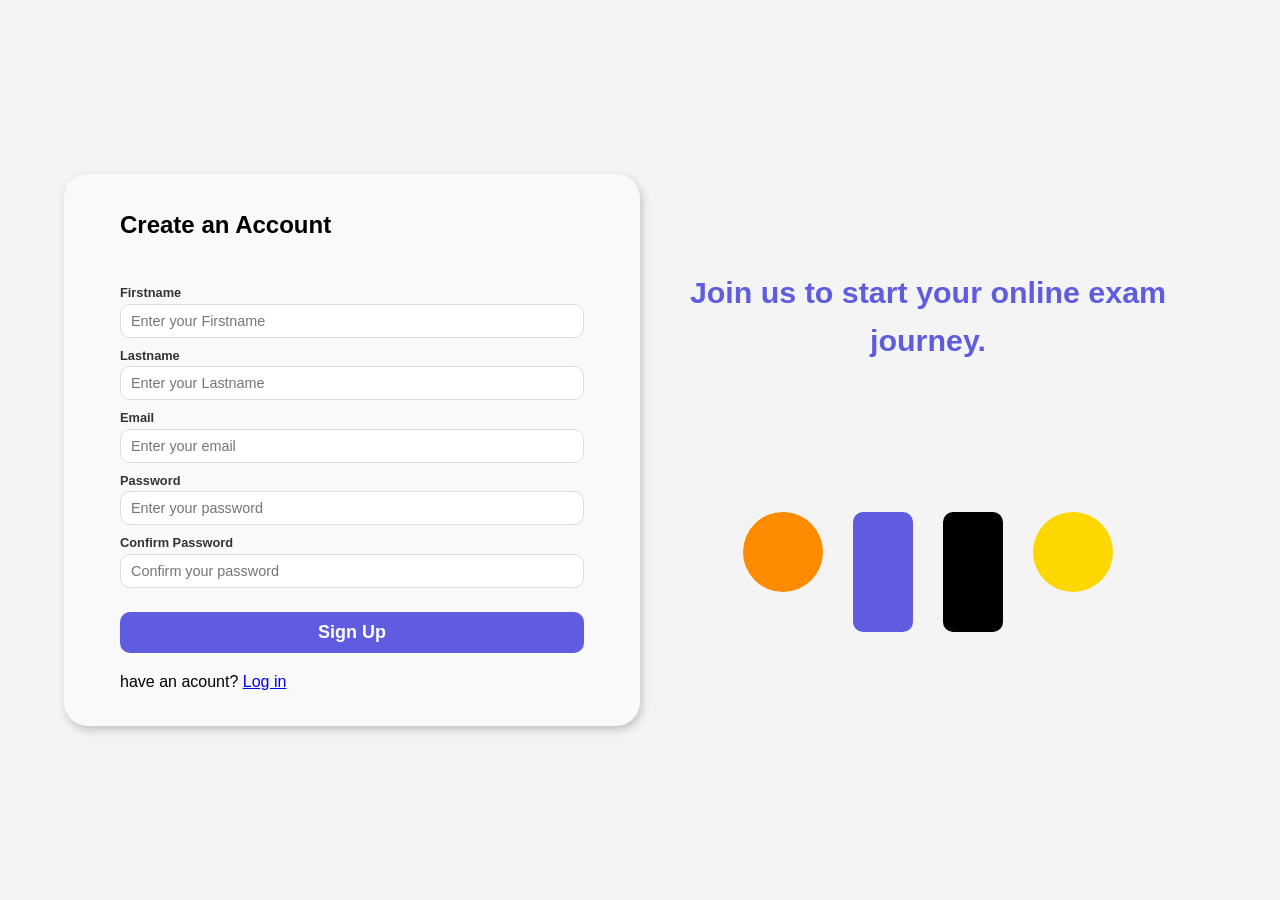
<file: index.html>
<!DOCTYPE html>
<html lang="en">
<head>
  <meta charset="UTF-8">
  <meta name="viewport" content="width=device-width, initial-scale=1.0">
  <title>Sign Up</title>
  <link rel="stylesheet" href="./css_files/signup.css">
</head>
<body>
  <section class="signup-container">
    <div class="form-container">
      <h1>Create an Account</h1>
      <form action="./html_pages/login.html" class="signup-form">

        <div class="blockinput">
          <label for="Firstname">Firstname</label>
          <input type="text"  name="Firstname" placeholder="Enter your Firstname"  class="Fname right errorr">
          <span class="fnameError error" style="color: red;"></span>
        </div>

        <div class="blockinput">
          <label for="Lastname">Lastname</label>
          <input type="text"  name="Lastname" placeholder="Enter your Lastname"  class="Lname right errorr" >
          <span class="lnameError error" style="color: red;"></span>
        </div>
          
        <div class="blockinput">
          <label for="email">Email</label>
          <input type="text" id="email" name="email" placeholder="Enter your email"  class="email right errorr" >
          <span class="mailError error" style="color: red;"></span>
        </div>
          
        <div class="blockinput">
          <label for="password">Password</label>
          <input type="password" id="password" name="password" placeholder="Enter your password"  class="password right errorr" >
          <span class="passError error" style="color: red;"></span>
        </div>
          
        <div class="blockinput">
          <label for="password"> Confirm Password</label>
          <input type="password" id="confirmpassword" name="confirmpassword" placeholder="Confirm your password" class="confirmpassword right errorr" >
          <span class="confirmPassError error" style="color: red;"></span>
        </div>
        <button type="submit" class="btn-signup">Sign Up</button>
      </form>
      <div>
        <span>have an acount?</span>
        <a href="./html_pages/login.html">Log in</a>
      </div>
      
    </div>

    <div class="illustration">
      <p>Join us to start your online exam journey.</p>
      <div class="sidecontainer">
          <div class="circle orange"></div>
          <div class="rectangle purple"></div>
          <div class="rectangle black"></div>
          <div class="circle yellow"></div>
      </div>
    </div>
  </section>
  <script src="./js_files/signup.js"></script>
</body>
</html>
</file>
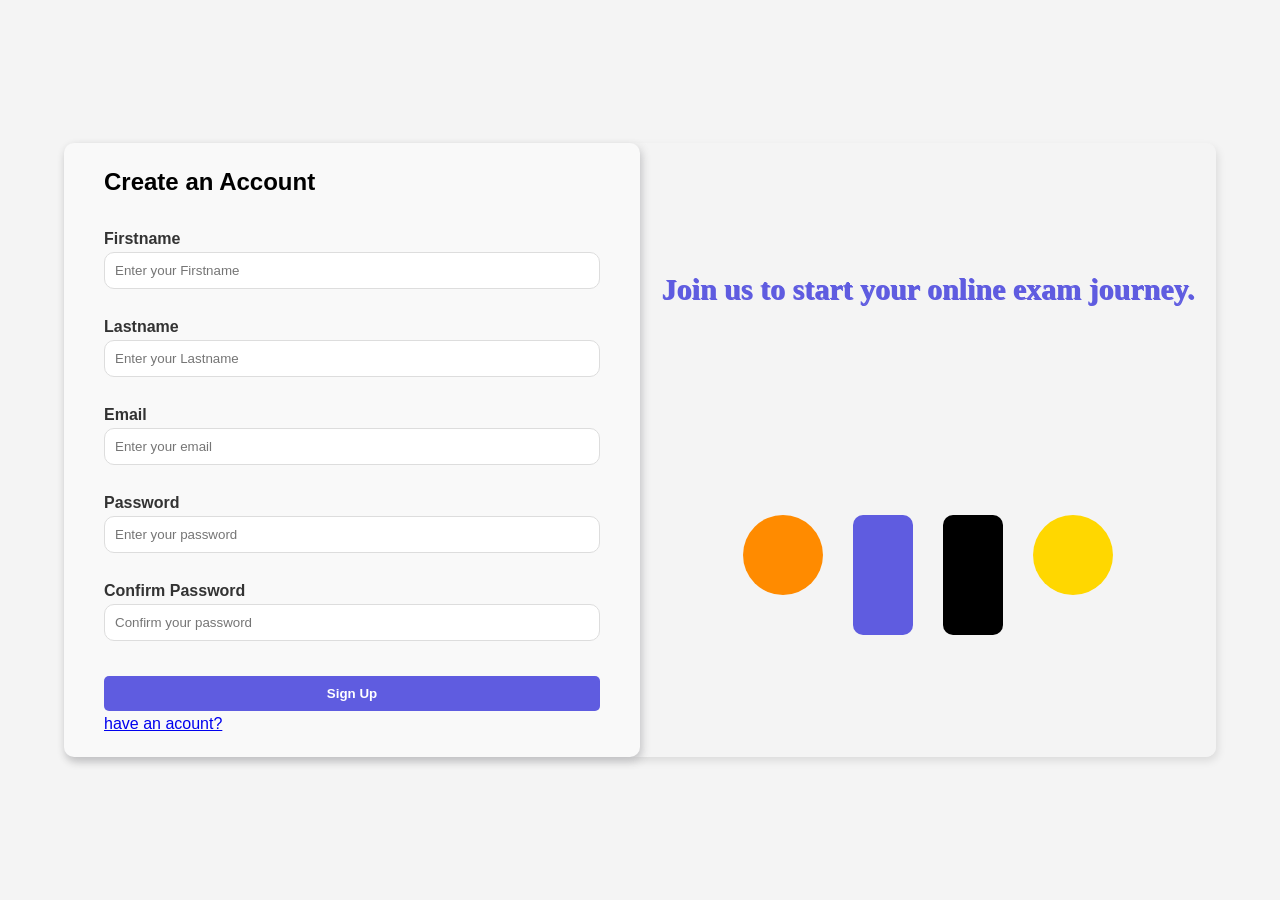
<file: htmlpages/index.html>
<!DOCTYPE html>
<html lang="en">
<head>
  <meta charset="UTF-8">
  <meta name="viewport" content="width=device-width, initial-scale=1.0">
  <title>Sign Up</title>
  <link rel="stylesheet" href="../cssFiles/signup.css">
</head>
<body>
  <section class="signup-container">
    <div class="form-container">
      <h1>Create an Account</h1>
      <form action="login.html" class="signup-form">

        <div class="blockinput">
          <label for="Firstname">Firstname</label>
          <input type="text"  name="Firstname" placeholder="Enter your Firstname"  class="Fname right error">
          <span class="fnameError" style="color: red;"></span>
        </div>

        <div class="blockinput">
          <label for="Lastname">Lastname</label>
          <input type="text"  name="Lastname" placeholder="Enter your Lastname"  class="Lname right error" >
          <span class="lnameError" style="color: red;"></span>
        </div>
          
        <div class="blockinput">
          <label for="email">Email</label>
          <input type="text" id="email" name="email" placeholder="Enter your email"  class="email right error" >
          <span class="mailError" style="color: red;"></span>
        </div>
          
        <div class="blockinput">
          <label for="password">Password</label>
          <input type="password" id="password" name="password" placeholder="Enter your password"  class="password right error" >
          <span class="passError" style="color: red;"></span>
        </div>
          
        <div class="blockinput">
          <label for="password"> Confirm Password</label>
          <input type="password" id="confirmpassword" name="confirmpassword" placeholder="Confirm your password" class="confirmpassword right error" >
          <span class="confirmPassError" style="color: red;"></span>
        </div>
        <button type="submit" class="btn-signup">Sign Up</button>
      </form>
      <a href="login.html">have an acount?</a>
    </div>

    <div class="illustration">
      <p>Join us to start your online exam journey.</p>
      <div class="sidecontainer">
          <div class="circle orange"></div>
          <div class="rectangle purple"></div>
          <div class="rectangle black"></div>
          <div class="circle yellow"></div>
      </div>
    </div>
  </section>
  <script src="../jsFiles/signup.js"></script>
</body>
</html>
</file>
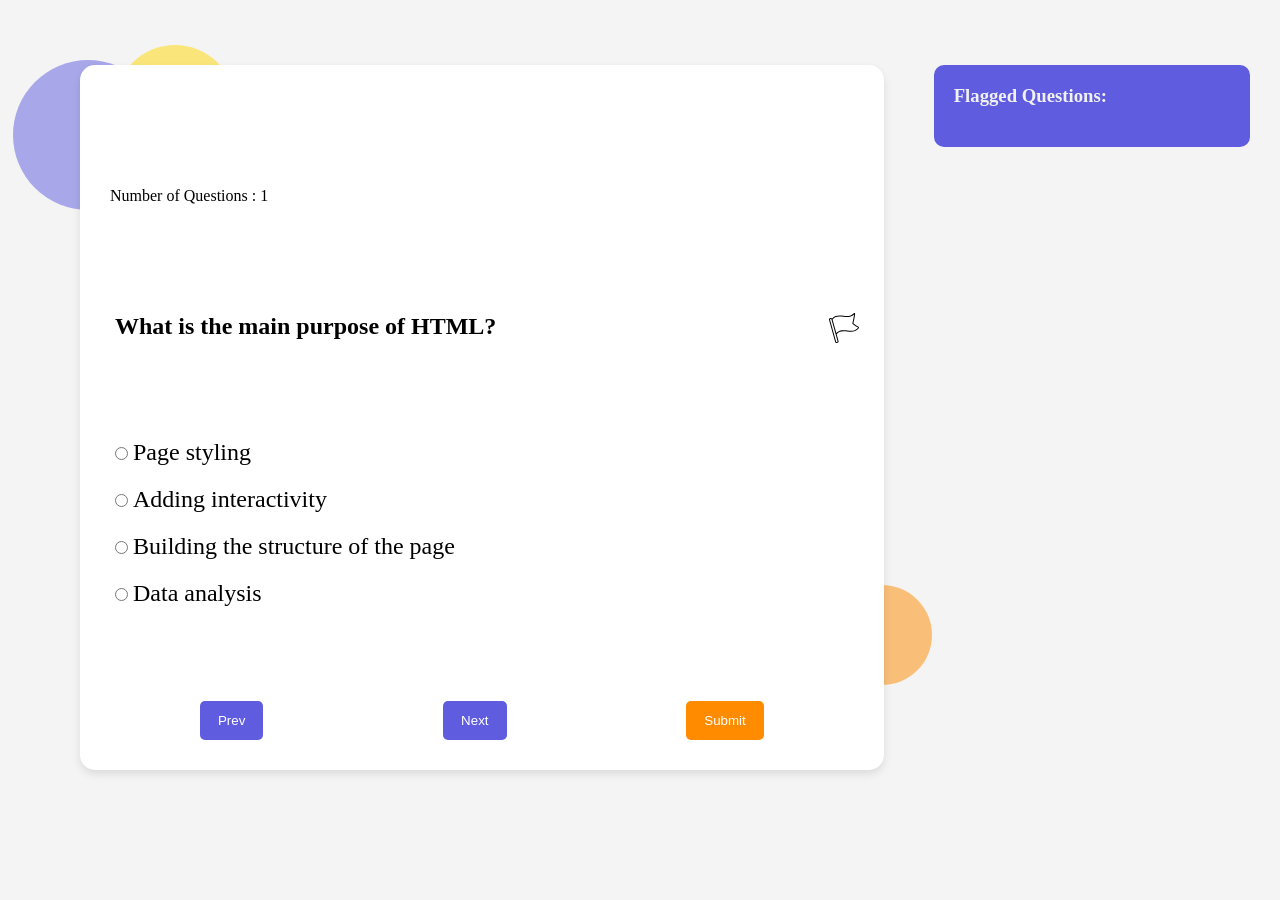
<file: html_pages/exam.html>
<!DOCTYPE html>
<html lang="en">
  <head>
    <meta charset="UTF-8" />
    <meta name="viewport" content="width=device-width, initial-scale=1.0" />
    <link rel="stylesheet" href="../css_files/examcss.css" type="text/css" />
    <title>Exam</title>
  </head>
  <body>
    <div class="exambackground">
      <div class="circle orange"></div>
      <div class="circle purple"></div>
      <div class="circle black"></div>
      <div class="circle yellow"></div>

      <div class="examblock">
        <h1></h1>
        <div class="info">
          <div class="count">Number of Questions : <span></span></div>
          <div class="timer"></div>
        </div>
        <div class="headQuestion">
          <div class="qyestions"></div>
          <div class="icon">
            <svg
              class="flag"
              xmlns="http://www.w3.org/2000/svg"
              version="1.1"
              xmlns:xlink="http://www.w3.org/1999/xlink"
              width="30px"
              height="30px"
              x="0"
              y="0"
              viewBox="0 0 60 60"
              style="enable-background: new 0 0 512 512"
              xml:space="preserve"
            >
              <g>
                <path
                  fill="#000000"
                  fill-rule="nonzero"
                  d="M59.075 27.505a44.887 44.887 0 0 1-10.35-7.111A137.497 137.497 0 0 0 52.26 2.069c.178-1.44-.623-1.905-.872-2.013a1.582 1.582 0 0 0-1.898.63c-5.472 6.547-12.969 5.8-20.905 5.005-7.999-.8-16.25-1.612-22.369 5.411a3.419 3.419 0 0 0-3.583-1.156l-.138.038a3.418 3.418 0 0 0-2.369 4.207L12.336 57.88a2.935 2.935 0 0 0 2.818 2.144c.268 0 .534-.038.792-.11l1.069-.298a2.93 2.93 0 0 0 2.034-3.611l-3.781-13.533c5.506-7.08 13.18-6.331 21.298-5.52 8.11.81 16.487 1.646 22.64-5.713l.003-.004a3.342 3.342 0 0 0 .683-2.682 1.47 1.47 0 0 0-.817-1.048zM17.037 57.25a.922.922 0 0 1-.56.44l-1.068.298a.931.931 0 0 1-1.147-.646l-12.21-43.69a1.417 1.417 0 0 1 .983-1.742l.137-.038a1.419 1.419 0 0 1 1.743.981l.108.388v.002l6.253 22.375 5.847 20.924a.927.927 0 0 1-.086.708zM57.67 29.957c-5.474 6.546-12.97 5.798-20.904 5.004-7.904-.79-16.06-1.605-22.155 5.156L9.148 20.57l-2.065-7.387c5.507-7.08 13.18-6.312 21.305-5.5 7.715.769 15.678 1.566 21.737-4.71-.747 5.7-1.86 11.346-3.332 16.903-.2.719.027 1.488.583 1.984a47.74 47.74 0 0 0 10.577 7.332c-.021.277-.12.542-.283.767z"
                  opacity="1"
                  data-original="#000000"
                ></path>
              </g>
            </svg>
            <svg
              class="fillflag hidden"
              xmlns="http://www.w3.org/2000/svg"
              version="1.1"
              xmlns:xlink="http://www.w3.org/1999/xlink"
              width="30"
              height="30"
              x="0"
              y="0"
              viewBox="0 0 58 58"
              style="enable-background: new 0 0 512 512"
              xml:space="preserve"
            >
              <g>
                <g fill="none" fill-rule="nonzero">
                  <path
                    fill="#E64C3C"
                    d="M57.44 29.6c-11.88 14.2-32.78-3.93-44.27 11.64l-.66-2.34v-.01L5.64 14.31c-.22-.78-.43-1.56-.65-2.34C16.48-3.6 37.39 14.53 49.26.33c.58-.7 1.13-.4 1.01.62-.06.48-.13.96-.19 1.43-.69 5-1.53 9.44-2.49 13.46-.27 1.13-.54 2.22-.83 3.29a1.846 1.846 0 0 0-.04.23c-.01.28.103.551.31.74a49.283 49.283 0 0 0 9.82 6.93c.28.14.55.27.82.39.46.2.35 1.48-.23 2.18z"
                    opacity="1"
                    data-original="#e64c3c"
                  ></path>
                  <path
                    fill="#E64C3C"
                    d="M57.44 29.6c-11.88 14.2-32.78-3.93-44.27 11.64-.22-.78-1.95-.87-2.17-1.65v-.01L4.13 15c-.22-.78 1.08-2.25.86-3.03C16.48-3.6 37.39 14.53 49.26.33c.58-.7 1.13-.4 1.01.62-.06.48-.13.96-.19 1.43-.69 5-1.53 9.44-2.49 13.46-.27 1.13-.54 2.22-.83 3.29a1.846 1.846 0 0 0-.04.23c-.01.28.103.551.31.74a49.283 49.283 0 0 0 9.82 6.93c.28.14.55.27.82.39.46.2.35 1.48-.23 2.18z"
                    opacity="1"
                    data-original="#e64c3c"
                  ></path>
                  <path
                    fill="#CF976A"
                    d="M1.763 9.947 1.9 9.91a2.413 2.413 0 0 1 2.973 1.675l12.203 43.684a1.93 1.93 0 0 1-1.34 2.379l-1.068.298a1.93 1.93 0 0 1-2.379-1.34L.088 12.921a2.413 2.413 0 0 1 1.675-2.974z"
                    opacity="1"
                    data-original="#cf976a"
                  ></path>
                </g>
              </g>
            </svg>
          </div>
        </div>

        <div class="answers"></div>
        <!-- <div class="divoption"></div> -->
        <div class="control">
          <button class="prev">Prev</button>
          <button class="next">Next</button>
          <button class="submit">Submit</button>
        </div>
      </div>
      <section class="flagged-questions">
        <h3>Flagged Questions:</h3>
        <ul id="flagged-list">
        </ul>
      </section>
    </div>
    <script src="../js_files/exam.js"></script>
  </body>
</html>
</file>
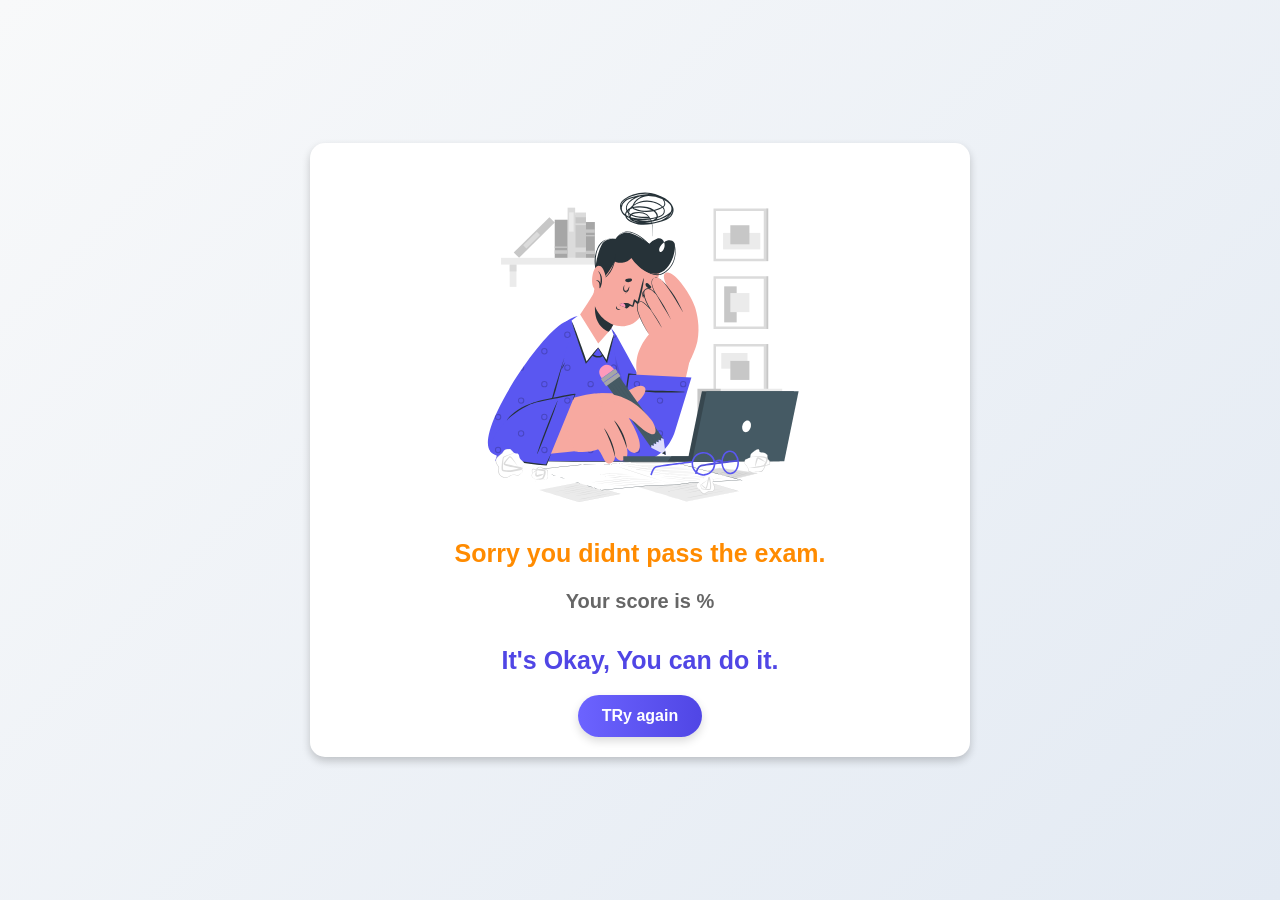
<file: html_pages/fail_exam.html>
<!DOCTYPE html>
<html lang="en">
<head>
    <meta charset="UTF-8">
    <meta name="viewport" content="width=device-width, initial-scale=1.0">
    <title>FailExam</title>
    <link rel="stylesheet" href="../css_files/pass.css">
</head>
<body>
    <div class="container">
        <img src="../imgs/writer's.svg" class="passimg">
        <h1>Sorry <span id="username">,</span> you didnt pass the exam.</h1>
        <h2>Your score is <span id="score"></span>%</h2>
        <h1 class="keep">It's Okay, You can do it.</h1>
        <a href="home.html" class="home-button">TRy again</a>
    </div>
    <script src="../js_files/fail_exam.js"></script>
</body>
</html>
</file>
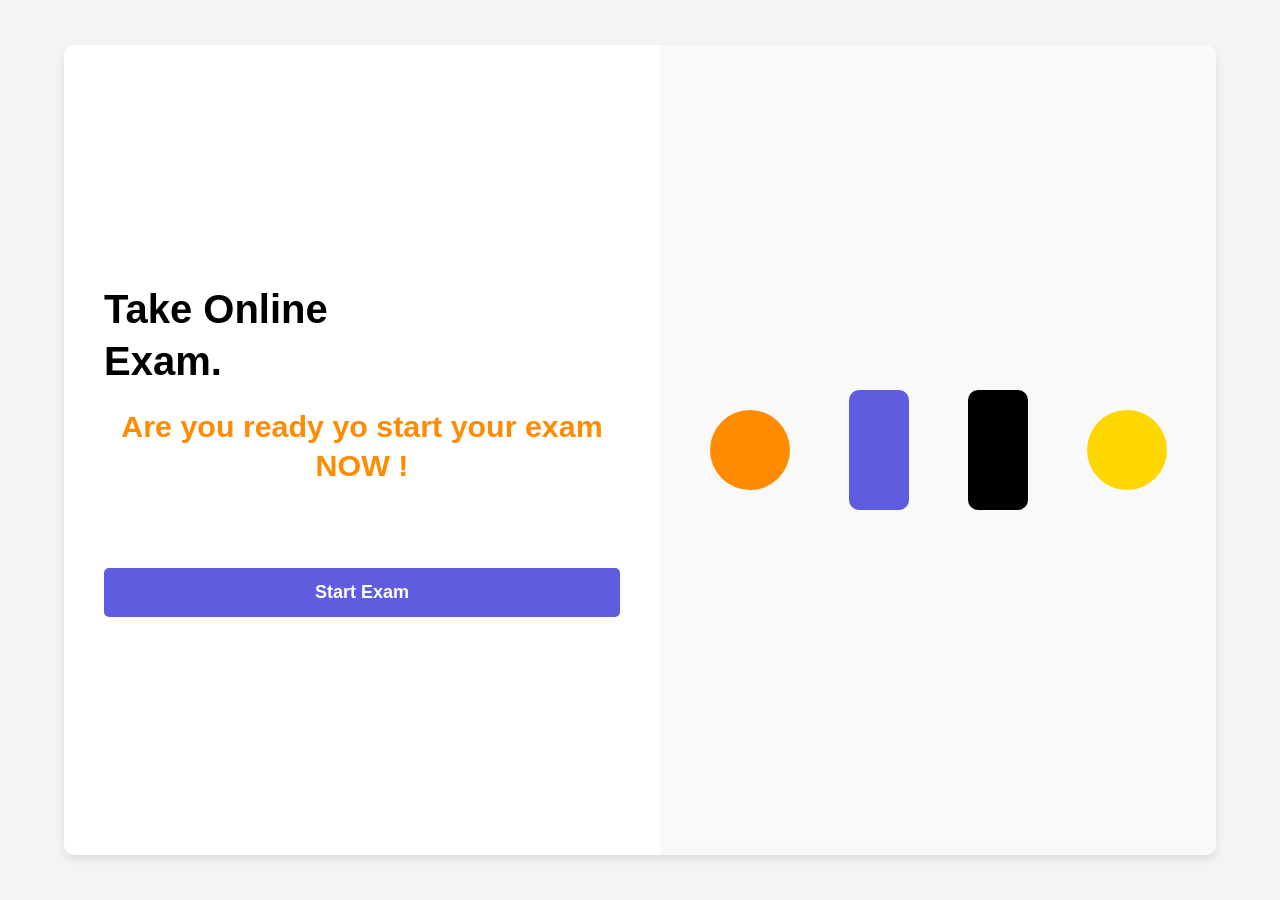
<file: html_pages/home.html>
<!DOCTYPE html>
<html lang="en">
<head>
  <meta charset="UTF-8">
  <meta name="viewport" content="width=device-width, initial-scale=1.0">
  <title>Online Exam</title>
  <link rel="stylesheet" href="../css_files/home.css">
</head>
<body>
  <section>
    <div class="content">
      <h1>Take Online<br>Exam.</h1>
      <p>Are you ready yo start  your exam NOW !</p>
      <button class="btn-signup">Start Exam</button>
    </div>
    <div class="illustration">
      <div class="circle orange"></div>
      <div class="rectangle purple"></div>
      <div class="rectangle black"></div>
      <div class="circle yellow"></div>
    </div>
  </section>
  <script src="../js_files/home.js"></script>
</body>
</html>
</file>
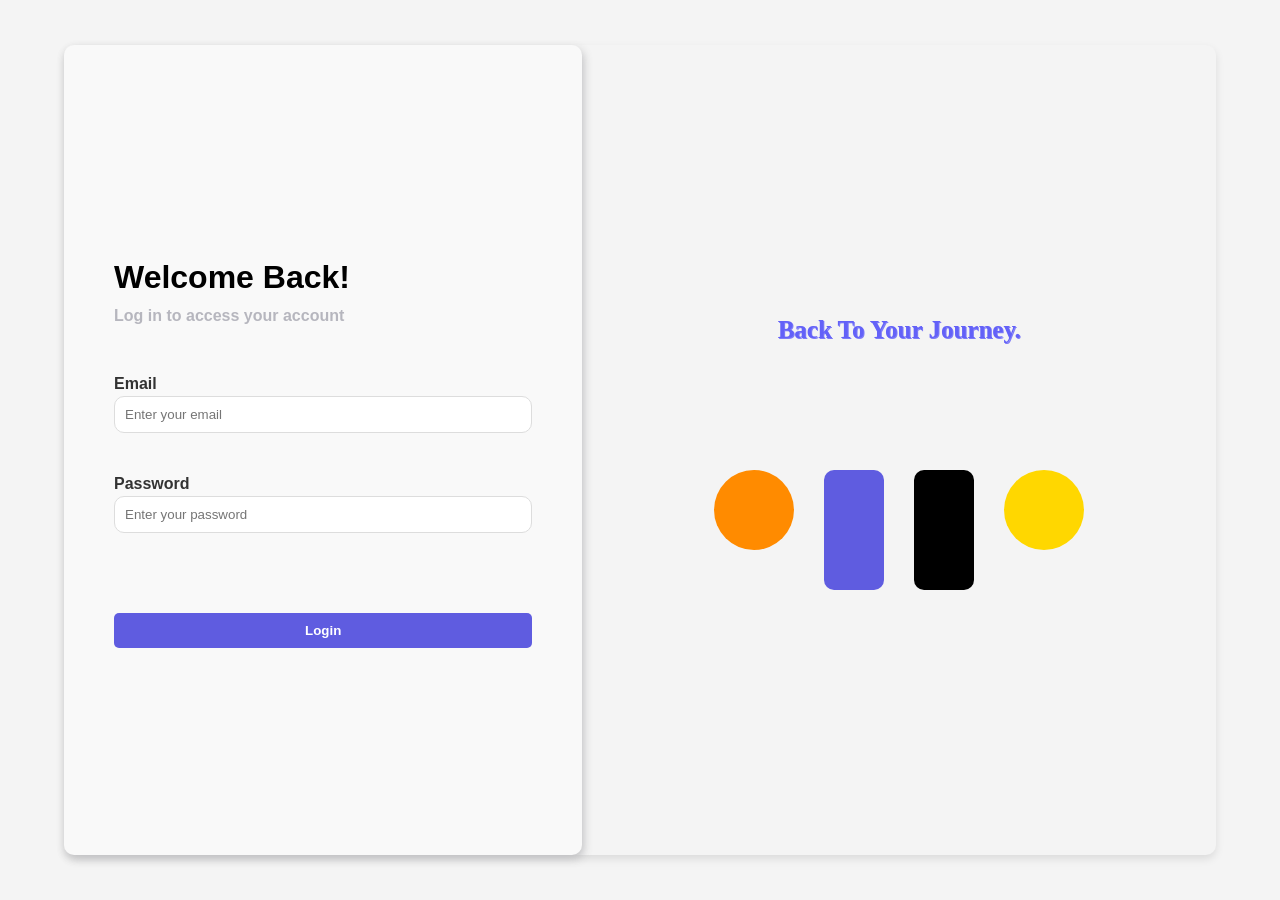
<file: html_pages/login.html>
<!DOCTYPE html>
<html lang="en">
<head>
  <meta charset="UTF-8">
  <meta name="viewport" content="width=device-width, initial-scale=1.0">
  <title>Login</title>
  <link rel="stylesheet" href="../css_files/login.css">
</head>
<body>
  <!-- method="POST" -->
  <section class="login-container">
    <div class="form-container">
      <h1>Welcome Back!</h1>
      <p>Log in to access your account</p>
      <form action="home.html"  class="login-form">  
        <span class="Error" style="color: red;"></span>

        <div class="blockinput">
          <label for="email">Email</label>
          <input type="text" id="email" name="email" placeholder="Enter your email">
          <span class="mailError" style="color: red;"></span>
        </div>
        
        <div class="blockinput">
          <label for="password">Password</label>
          <input type="password" id="password" name="password" placeholder="Enter your password" >
          <span class="passError" style="color: red;"></span>
        </div>

        <button type="submit" class="btn-login">Login</button>
      </form>
    </div> 
    <div class="illustration">
      <p>Back To Your Journey.</p>
      <div class="sidecontainer">
        <div class="circle orange"></div>
        <div class="rectangle purple"></div>
        <div class="rectangle black"></div>
        <div class="circle yellow"></div>
      </div>
    </div>
  </section>
    <script src="../js_files/login.js"></script>
</body>
</html>
</file>
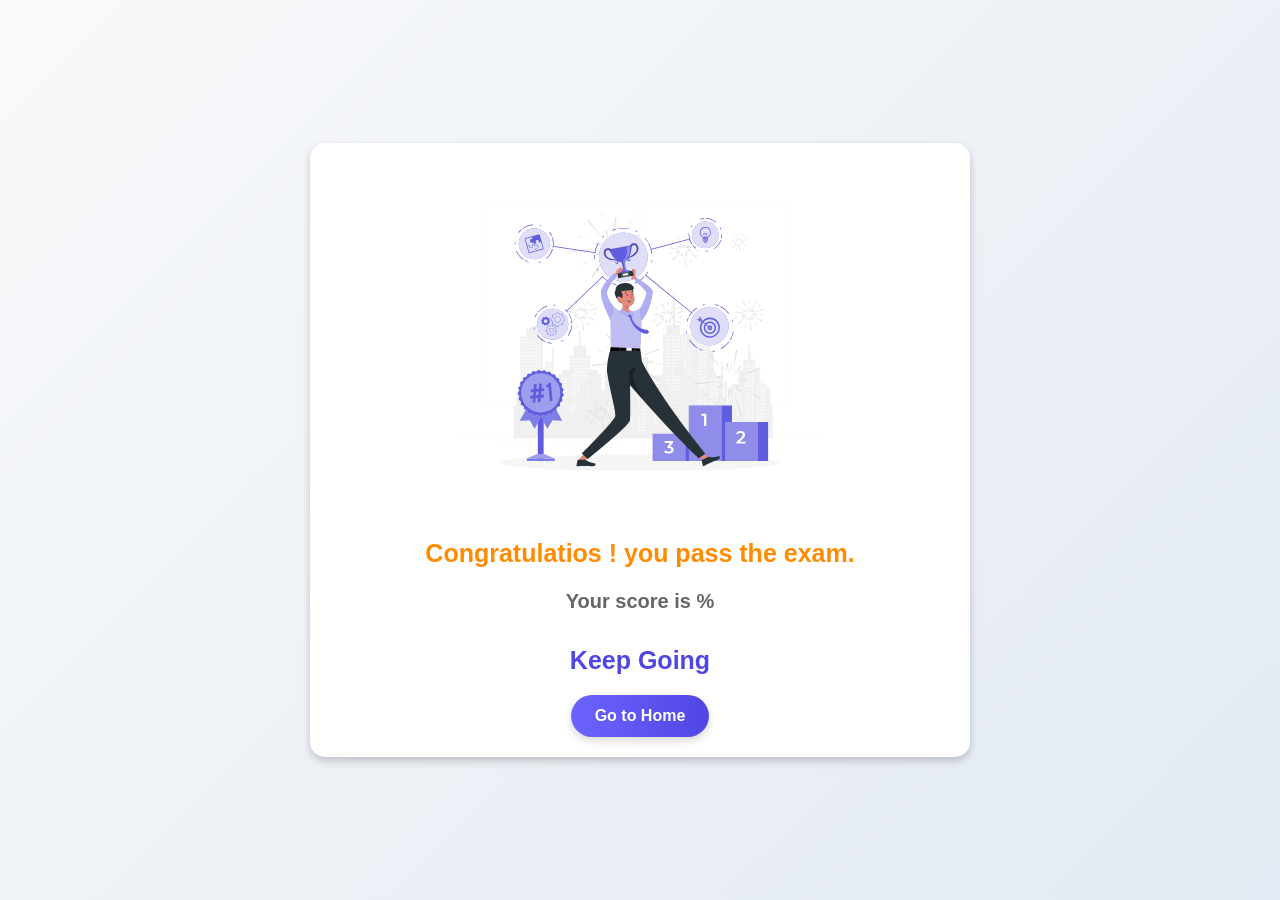
<file: html_pages/pass_exam.html>
<!DOCTYPE html>
<html lang="en">
<head>
    <meta charset="UTF-8">
    <meta name="viewport" content="width=device-width, initial-scale=1.0">
    <title>PassExam</title>
    <link rel="stylesheet" href="../css_files/pass.css">
</head>
<body>
    <div class="container">
        <img src="../imgs/success.svg " class="passimg">
        <h1>Congratulatios <span id="username"></span>! you pass the exam. </h1>
        <h2>Your score is <span id="score"></span>%</h2>
        <h1 class="keep">Keep Going</h1> 
        <a href="home.html" class="home-button">Go to Home</a>
    </div>
    <script src="../js_files/pass_exam.js"></script>
</body>
</html>
</file>
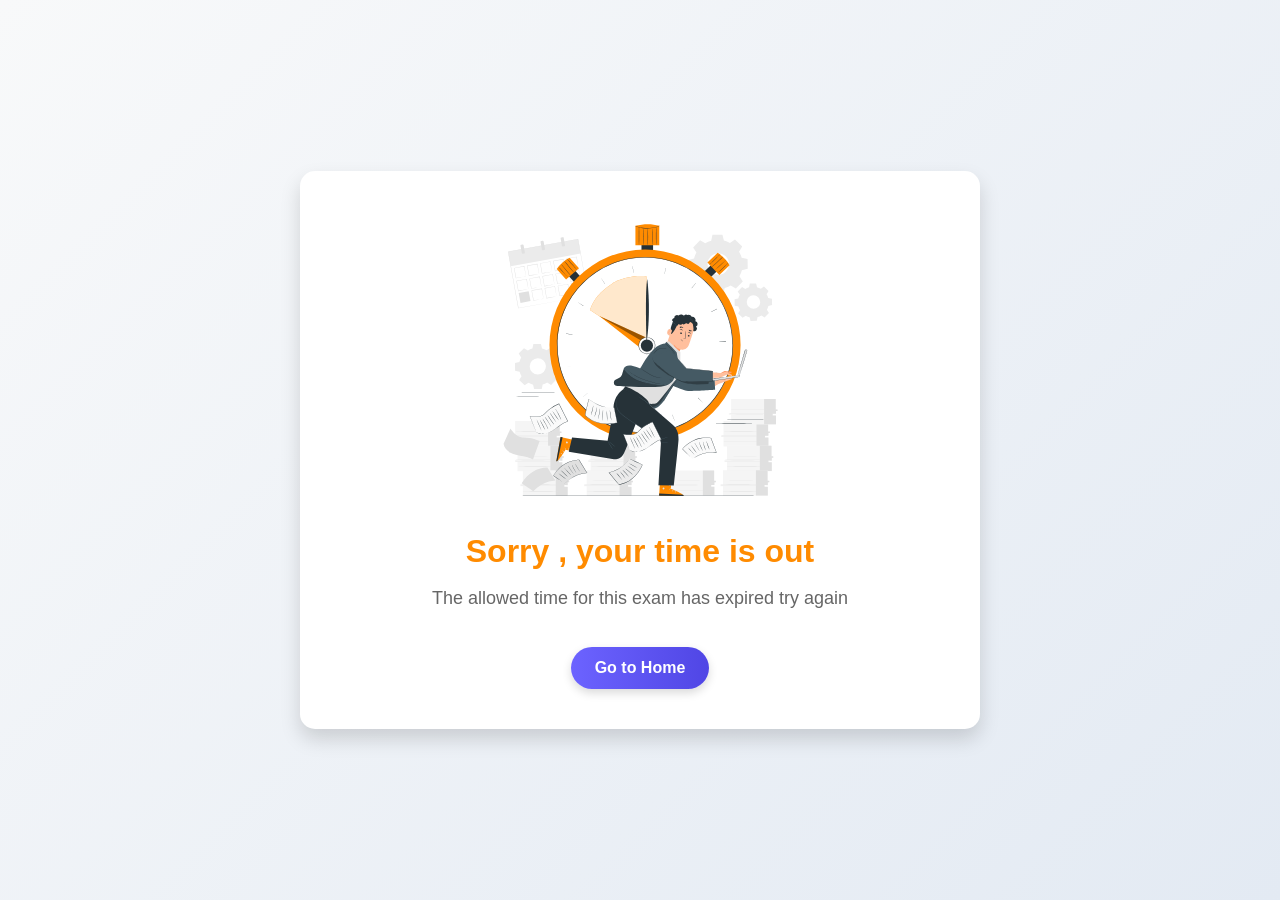
<file: html_pages/timeout.html>
<!DOCTYPE html>
<html lang="en">
<head>
  <meta charset="UTF-8">
  <meta name="viewport" content="width=device-width, initial-scale=1.0">
  <title>Time Out</title>
<link rel="stylesheet" href="../css_files/timeout.css">
</head>
<body>
  <div class="container">
    <img src="../imgs/deadline.svg " alt="">
      <div class="message">
        <h1>Sorry <span id="username"></span>, your time is out</h1>
        <p>The allowed time for this exam has expired try again</p>
      </div>
    <a href="home.html" class="home-button">Go to Home</a>
  </div>
  <script src="../js_files/timeout.js"></script>
</body>
</html>
</file>
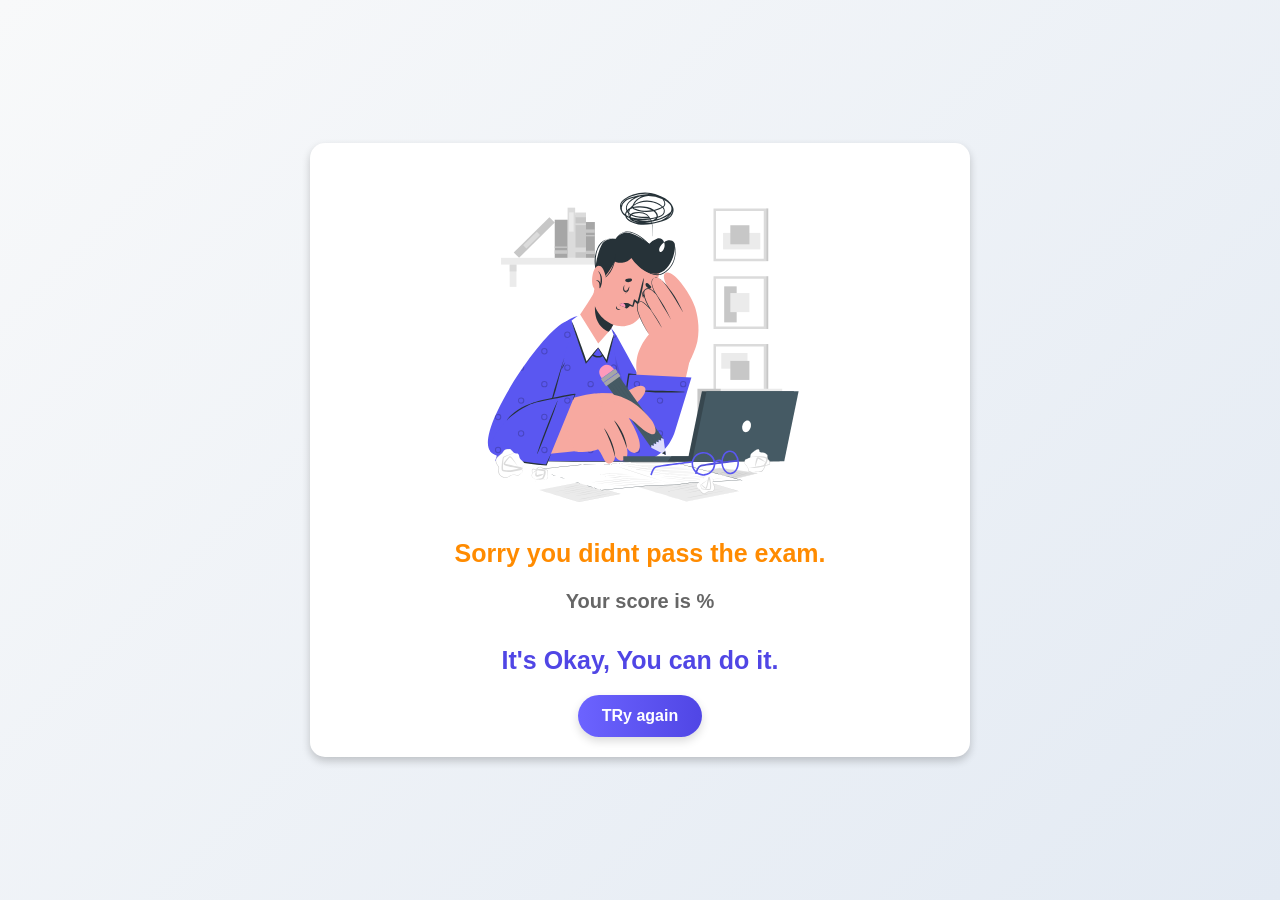
<file: htmlpages/failExam.html>
<!DOCTYPE html>
<html lang="en">
<head>
    <meta charset="UTF-8">
    <meta name="viewport" content="width=device-width, initial-scale=1.0">
    <title>FailExam</title>
    <link rel="stylesheet" href="../cssFiles/pass.css">
</head>
<body>
    <div class="container">
        <img src="../imgs/Writer's block-cuate.svg" class="passimg">
        <h1>Sorry <span id="username">,</span> you didnt pass the exam.</h1>
        <h2>Your score is <span id="score"></span>%</h2>
        <h1 class="keep">It's Okay, You can do it.</h1>
        <a href="home.html" class="home-button">TRy again</a>
    </div>
    <script src="../jsFiles/failExam.js"></script>
</body>
</html>
</file>
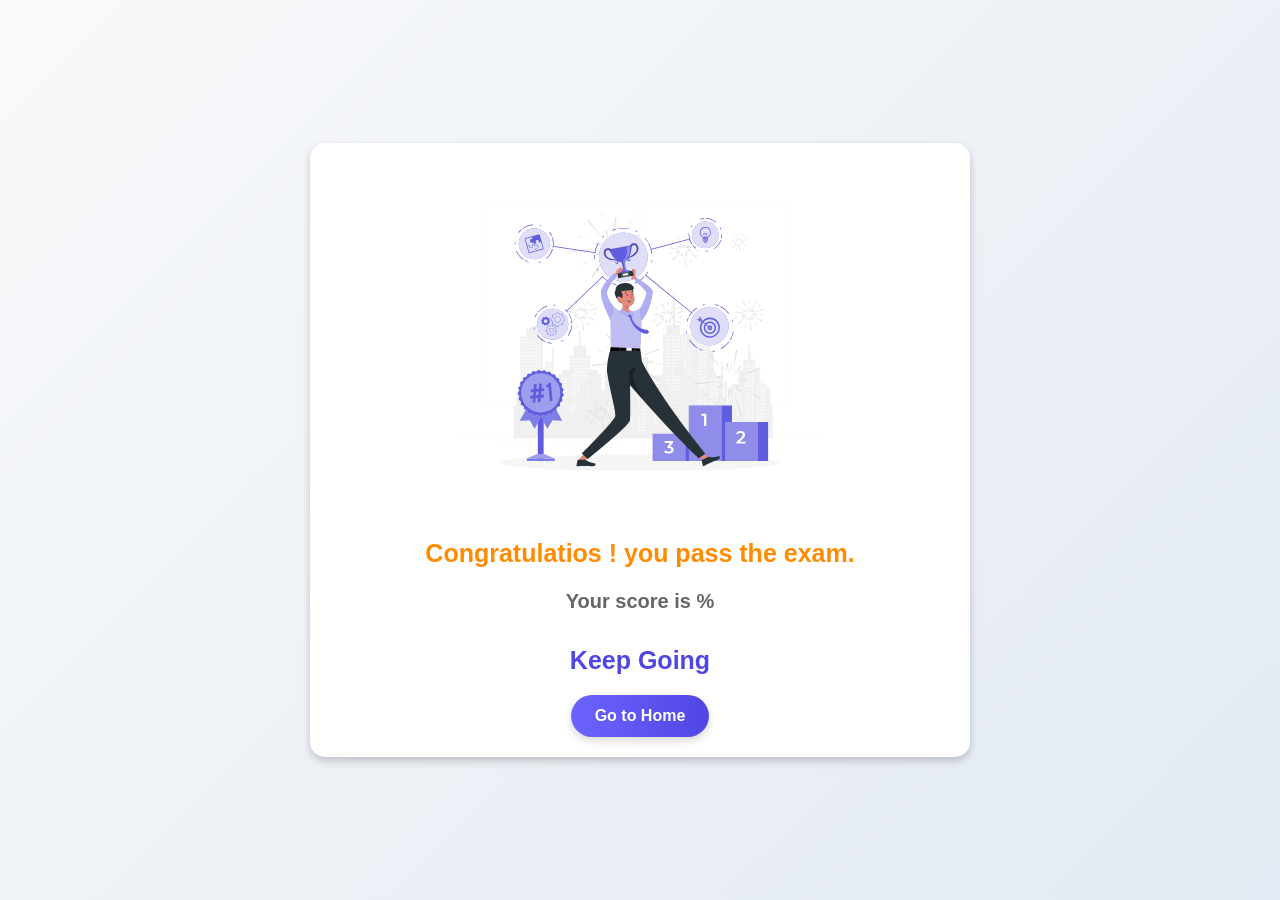
<file: htmlpages/passExam.html>
<!DOCTYPE html>
<html lang="en">
<head>
    <meta charset="UTF-8">
    <meta name="viewport" content="width=device-width, initial-scale=1.0">
    <title>PassExam</title>
    <link rel="stylesheet" href="../cssFiles/pass.css">
</head>
<body>
    <div class="container">
        <img src="../imgs/Success factors-rafiki.svg" class="passimg">
        <h1>Congratulatios <span id="username"></span>! you pass the exam. </h1>
        <h2>Your score is <span id="score"></span>%</h2>
        <h1 class="keep">Keep Going</h1> 
        <a href="home.html" class="home-button">Go to Home</a>
    </div>
    <script src="../jsFiles/passExam.js"></script>
</body>
</html>
</file>
<file: css_files/signup.css>
/* General Reset */
* {
    margin: 0;
    padding: 0;
    box-sizing: border-box;
}

body {
    font-family: Arial, sans-serif;
    line-height: 1.6;
    background-color: #f4f4f4;
    display: flex;
    flex-direction: column;
    align-items: center;
    justify-content: center;
    height: 100vh;
    margin: 0;
}

/* Header */
header {
    display: flex;
    justify-content: space-between;
    width: 90%;
    padding: 10px 20px;
    background-color: white;
    align-items: center;
}

.logo {
    font-size: 1.2rem;
    font-weight: bold;
    color: #5f5ce0;
}

.get-started {
    background-color: #5f5ce0;
    color: white;
    text-decoration: none;
    padding: 10px 15px;
    border-radius: 5px;
}

/* Illustration Section */
.sidecontainer{
    display: flex;
    flex-direction: row;
    gap: 30px;
    justify-content: center;
    align-items: start;
}

/* .illustration p {
    font-family:'Times New Roman', Times, serif;
    font-weight: bold;
    font-size: 30px;
    color: #5f5ce0;
    text-shadow:1px 1px #5f5ce0;
   text-align: center;
} */

.illustration p {
    font-family: Arial;
    font-weight: 900;
    font-size: 1rem;
    font-size: 1.9rem;
    color: #5f5ce0;
    /* text-shadow: 1px 1px #5f5ce0; */
    text-align:center;
}

@keyframes example {
    0%   {color:#ffd700; left:-90px; top:1px;}
    100%  {color:#5f5ce0; left:5px; top:1px;} 
}

/* .illustration {
    flex: 1;
    display: flex;
    flex-direction: column;
    align-items: center;
    background-color:#f4f4f4;
    justify-content: space-around;
    border-radius: 10px;
    padding: 20px;
} */

.illustration {
    flex: 1;
    display: flex;
    flex-direction: column;
    align-items: center;
    background-color: #f4f4f4;
    justify-content: space-around;
    border-radius: 10px;
    padding: 20px;
}


.right{
    border-color:#5a57f1 ;
}
.errorr{
    border:2px solid #ff3300 ;
}

.error{ color: red;
    font-size: .9rem;
    font-weight: 600;
}

.circle {
    width: 80px;
    height: 80px;
    border-radius: 50%;
    animation: move 2s infinite alternate;
}

@keyframes move {
    0% {
        transform: translateX(0);
    }
    100% {
        transform: translateX(50px);
    }
}

.rectangle {
    width: 60px;
    height: 120px;
    border-radius: 10px;
}

.orange {
    background-color: #ff8b00;
}
  
.purple {
    background-color: #5f5ce0;
}
  
.black {
    background-color: #000;
}
  
.yellow {
    background-color: #ffd700;
}

/* .signup-container {
    display: flex;
    width: 90%;
    border-radius: 10px;
    background-color: #f4f4f4;
    border-radius: 10px;
    box-shadow: 2px 4px 8px rgba(0, 0, 0, 0.1);
} */

.signup-container {
    display: flex
;
    width: 90%;
    border-radius: 10px;
    background-color: #f4f4f4;
    border-radius: 10px;
    /* box-shadow: 2px 4px 8px rgba(0, 0, 0, 0.1); */
}
  
/* .form-container {
    position:relative;
    width: 50%;
    display: flex;
    flex-direction: column;
    justify-content: center;
    padding: 20px 40px; 
    border-radius: 10px;
    background-color: #f9f9f9;
    box-shadow: 2px 4px 9px rgba(190, 190, 192, 0.9); 
} */

.form-container {
    position: relative;
    width: 50%;
    display: flex;
    flex-direction: column;
    justify-content: center;
    padding: 32px 56px;
    border-radius: 24px;
    background-color: #f9f9f9;
    gap: 16px;
    box-shadow: 2px 4px 9px rgba(190, 190, 192, 0.9);
}

.form-container p {
    color: #555;
}

.form-container h1 {
    margin-bottom: 5%;
}
  
/* .signup-form {
    display: flex;
    flex-direction: column;
} */

.signup-form {
    display: flex
;
    flex-direction: column;
    gap: 8px;
}
  
/* .signup-form label {
    font-weight: bold;
    color: #333;
} */

.signup-form label {
    font-weight: 600;
    font-size: 0.8rem;
    color: #333;
}
  
/* .signup-form input {
    padding: 10px;
    border: 1px solid #ddd;
    border-radius: 10px;
} */

.signup-form input {
    padding: 8px 10px;
    border: 1px solid #ddd;
    border-radius: 10px;
    font-size: .9rem;
    font-weight: 500;
}

.blockinput {
    display: flex;
    flex-direction: column;
    /* height: 88px; */
}
  
.signup-form input:focus {
    border-color: #5f5ce0;
    outline: none;
}
  
/* .btn-signup {
    margin-top: 10px;
    background-color: #5f5ce0;
    color: white;
    text-decoration: none;
    padding: 10px 20px;
    border-radius: 5px;
    font-weight: bold;
    text-align: center;
    border: none;
    cursor: pointer;
} */

.btn-signup {
    margin-top: 16px;
    background-color: #5f5ce0;
    color: white;
    text-decoration: none;
    padding: 10px 20px;
    border-radius: 10px;
    font-weight: 600;
    font-size: 18px;
    text-align: center;
    border: none;
    cursor: pointer;
}
  
.btn-signup:hover {
    background-color: #4e4dbd;
}
  
.login-link {
    margin-top: 10px;
    color: #555;
}
  
.login-link a {
    color: #5f5ce0;
    text-decoration: none;
}
  
.login-link a:hover {
    text-decoration: underline;
}

@media (max-width: 768px) {

    .circle {
        animation: none;
    }


    .signup-container {
        flex-direction: column;
        align-items: center;
        width: 100%;
    }

    .form-container {
        width: 90%;
        padding: 20px;
    }

    
    .illustration {
        display: none;
    }

    .btn-signup {
        width: 100%;
    }
}
</file>
<file: cssFiles/signup.css>
/* General Reset */
* {
    margin: 0;
    padding: 0;
    box-sizing: border-box;
}

body {
    font-family: Arial, sans-serif;
    line-height: 1.6;
    background-color: #f4f4f4;
    display: flex;
    flex-direction: column;
    align-items: center;
    justify-content: center;
    height: 100vh;
    margin: 0;
}

/* Header */
header {
    display: flex;
    justify-content: space-between;
    width: 90%;
    padding: 10px 20px;
    background-color: white;
    align-items: center;
}

.logo {
    font-size: 1.2rem;
    font-weight: bold;
    color: #5f5ce0;
}

.get-started {
    background-color: #5f5ce0;
    color: white;
    text-decoration: none;
    padding: 10px 15px;
    border-radius: 5px;
}

/* Illustration Section */
.sidecontainer{
    display: flex;
    flex-direction: row;
    gap: 30px;
    justify-content: center;
    align-items: start;
}

.illustration p {
    font-family:'Times New Roman', Times, serif;
    font-weight: bold;
    font-size: 30px;
    color: #5f5ce0;
    text-shadow:1px 1px #5f5ce0;
   text-align: center;
}

@keyframes example {
    0%   {color:#ffd700; left:-90px; top:1px;}
    100%  {color:#5f5ce0; left:5px; top:1px;} 
}

.illustration {
    flex: 1;
    display: flex;
    flex-direction: column;
    align-items: center;
    background-color:#f4f4f4;
    justify-content: space-around;
    border-radius: 10px;
    padding: 20px;
}
.right{
    border-color:#5a57f1 ;
}
.error{
    border:2px solid #ff3300 ;
}
.circle {
    width: 80px;
    height: 80px;
    border-radius: 50%;
    animation: move 2s infinite alternate;
}

@keyframes move {
    0% {
        transform: translateX(0);
    }
    100% {
        transform: translateX(50px);
    }
}

.rectangle {
    width: 60px;
    height: 120px;
    border-radius: 10px;
}

.orange {
    background-color: #ff8b00;
}
  
.purple {
    background-color: #5f5ce0;
}
  
.black {
    background-color: #000;
}
  
.yellow {
    background-color: #ffd700;
}

.signup-container {
    display: flex;
    width: 90%;
    border-radius: 10px;
    background-color: #f4f4f4;
    border-radius: 10px;
    box-shadow: 2px 4px 8px rgba(0, 0, 0, 0.1);
}
  
.form-container {
    position:relative;
    width: 50%;
    display: flex;
    flex-direction: column;
    justify-content: center;
    padding: 20px 40px; 
    border-radius: 10px;
    background-color: #f9f9f9;
    box-shadow: 2px 4px 9px rgba(190, 190, 192, 0.9); 
}
  
.form-container p {
    color: #555;
}

.form-container h1 {
    margin-bottom: 5%;
}
  
.signup-form {
    display: flex;
    flex-direction: column;
}
  
.signup-form label {
    font-weight: bold;
    color: #333;
}
  
.signup-form input {
    padding: 10px;
    border: 1px solid #ddd;
    border-radius: 10px;
}
.blockinput {
    display: flex;
    flex-direction: column;
    height: 88px;
}
  
.signup-form input:focus {
    border-color: #5f5ce0;
    outline: none;
}
  
.btn-signup {
    margin-top: 10px;
    background-color: #5f5ce0;
    color: white;
    text-decoration: none;
    padding: 10px 20px;
    border-radius: 5px;
    font-weight: bold;
    text-align: center;
    border: none;
    cursor: pointer;
}
  
.btn-signup:hover {
    background-color: #4e4dbd;
}
  
.login-link {
    margin-top: 10px;
    color: #555;
}
  
.login-link a {
    color: #5f5ce0;
    text-decoration: none;
}
  
.login-link a:hover {
    text-decoration: underline;
}

@media (max-width: 768px) {

    .circle {
        animation: none;
    }


    .signup-container {
        flex-direction: column;
        align-items: center;
        width: 100%;
    }

    .form-container {
        width: 90%;
        padding: 20px;
    }

    
    .illustration {
        display: none;
    }

    .btn-signup {
        width: 100%;
    }
}
</file>
<file: css_files/examcss.css>
*{
  margin: 0;
  padding: 0;
}

body {
  background-color: #f4f4f4;
}

.exambackground {
  padding: 15px 30px;
  display: flex;
  justify-content: space-between;
}

button {
  cursor: pointer;
  background-color: #5f5ce0;
  color: white;
  text-decoration: none;
  padding: 12px 18px;
  border-radius: 5px;
  border: 0;
}

.submit{
  background-color: #ff8b00;
}

.examblock {
  width: 70%;
  position: relative;
  margin: 50px;
  background-color: white;
  padding: 15px;
  border-radius: 15px;
  box-shadow: 0 4px 8px rgba(0, 0, 0, 0.1);
  height: 75vh;
  display: flex;
  flex-direction: column;
  justify-content: space-between;
}

.headQuestion {
  /* margin-top: 1%; */
  display: flex;
  justify-content: space-between;
 
}

.icon{
  margin:0 10px;
}

.btns {
  display: flex;
  justify-content: space-between;
  gap: 50%;
}

.info, .control {
  display: flex;
  padding: 15px;
  border-radius: 15px;
}

.qyestions {
  padding-left: 20px;
}

.answers {
  /* margin-top: 20px; */
  padding-left: 10px;
  margin-bottom: 20px;
  height: 20%;
}

.label{
  margin-left: 5px;
  font-size: 24px;
}

.radio {
  cursor: pointer;
}

.control {
  display: flex;
  justify-content: space-around;
  align-items: center;
}

.timer {
  position: absolute;
  right: 20px;
  top: 20px;
  font-size: 24px;
  font-weight: bold;
  color: #5f5ce0;
} 

.hidden{
  display:none;
}

.flagged-questions {
  margin-top: 50px;
  z-index: 99;
  width: 25%;
  padding: 20px;
  height: 20%;
  background-color: #5f5ce0;
  border-radius: 10px;
  color: #f1f1f1;
}

.flagged-questions h3 {
  margin-bottom: 10px;
}

.flagged-questions ul {
  margin-top: 20px;
  list-style: none;
}

.flagged-questions li {
  margin-bottom: 10px;
  padding-left: 4%;
  padding-right: 4%;
}

.icon{
  display: inline;
  cursor: pointer;
}

.listitem{
  border-radius: 10px;
  padding: 3px;
  cursor: pointer;
  background-color:#f1f1f1;
  color: #5f5ce0;

}

.circle {
  position: absolute;
  opacity: 0.5;
  width: 80px;
  height: 80px;
  border-radius: 50%;
  width: 150px;
  height: 150px;
  top: -50px;
  left: -50px;
}

.circle {
  position: absolute;
  opacity: 0.5;
  border-radius: 50%;
}

.orange {
  background-color: #ff8b00;
  width: 100px;
  height: 100px;
  top: 65%;
  left: 65%;

} 

.purple {
  background-color: #5f5ce0;
  width: 150px;
  height: 150px;
  top: 15%;  
  left: 1%; 
  transform: translateY(-50%); 
}

.black {
  background-color: #000;
  width: 30px;
  height: 30px;
  top: 20%; 
  left: 50%; 
  transform: translateX(-50%);
}

.yellow {
  background-color: #ffd700;
  width: 120px;
  height: 120px;
  top: 5%;
  left: 9%; 
}

input[type='radio']:checked + label {
  background-color: rgba(95, 92, 224,.5);
  width: 60%;
  padding: 5px 8px;
  border-radius: 10px;
  display: inline-block;
}

/* .divoption {
  height: 20%;
  display: flex;
  flex-direction: column;
} */

@media (max-width: 500px){
  .exambackground {
    flex-direction: column; 
  }
  .examblock {
    margin-bottom: 10px;
  }
  .flagged-questions {
    padding: 5px 10px;
    margin-right: 100px;
    width: 100%;
  }
  .flagged-questions ul  {
    display: flex;
    flex-direction: row;
    gap: 4px;
  }
}
</file>
<file: css_files/pass.css>
body {
  margin: 0;
  padding: 0;
  font-family: Arial, sans-serif;
  background: linear-gradient(135deg, #f8f9fa, #e3eaf3);
  display: flex;
  justify-content: center;
  align-items: center;
  height: 100vh;
}

.container {
  display: flex;
  flex-direction: column;
  justify-content: center;
  align-items: center;
  background: #fff;
  padding: 20px 30px;
  border-radius: 15px;
  box-shadow: 0 4px 8px rgba(0, 0, 0, 0.2);
  width: 80%;
  max-width: 600px;
  animation: fadeIn 1s ease-in-out;

}

.passimg{
  width: 60%;
  animation: pulse 2s forwards;
}

h1{
  text-align: center;
  font-size: 25px;
  margin-bottom: 5px;
  color: #ff8b00;
  animation: fadeIn 1s ease-in-out 0.3s forwards;
}

.keep {
  color: #5046e5;
}

h2{
  font-weight: bold;
  font-size: 20px;
  color: #666;
  animation: fadeIn 1s ease-in-out 0.5s forwards;
}

.home-button {
  margin-top: 15px;
  text-decoration: none;
  background: linear-gradient(90deg, #6c63ff, #5046e5);
  color: #fff;
  padding: 12px 24px;
  border-radius: 30px;
  font-size: 16px;
  font-weight: bold;
  box-shadow: 0 4px 10px rgba(0, 0, 0, 0.15);
  transition: all 0.3s ease-in-out;
  opacity: 0;
  animation: fadeIn 1s ease-in-out 1.2s forwards;
}

.home-button:hover {
  background: linear-gradient(90deg, #5046e5, #3a2fc7);
  transform: scale(1.05);
}

@keyframes fadeIn {
  from {
    opacity: 0;
    transform: translateY(-10px);
  }
  to {
    opacity: 1;
    transform: translateY(0);
  }
}

@keyframes scaleUp {
  from {
    transform: scale(0.9);
  }
  to {
    transform: scale(1);
  }
}

@keyframes pulse {
  0% {
    transform: scale(1);
  }
  50% {
    transform: scale(1.05);
  }
  100% {
    transform: scale(1);
  }
}
</file>
<file: css_files/home.css>
* {
    margin: 0;
    padding: 0;
    box-sizing: border-box;
}

body {
    font-family: Arial, sans-serif;
    line-height: 1.6;
    background-color: #f4f4f4;
    display: flex;
    flex-direction: column;
    align-items: center;
    justify-content: center;
    height: 100vh;
    margin: 0;
}

.illustration {
    flex: 1;
    display: flex;
    flex-direction: row;
    align-items: center;
    justify-content: space-around;
    background-color: #f9f9f9;
    padding: 20px;
}

.right{
    border-color:#5a57f1 ;
}
.error{
    border:2px solid #ff3300 ;
}
.circle {
    width: 80px;
    height: 80px;
    border-radius: 50%;
    animation: move 2s infinite alternate;
}

@keyframes move {
    0% {
        transform: translateX(0);
    }
    100% {
        transform: translateX(30px);
    }
}

.rectangle {
    width: 60px;
    height: 120px;
    border-radius: 10px;
}

.orange {
    background-color: #ff8b00;
}

.purple {
    background-color: #5f5ce0;
}

.black {
    background-color: #000;
}

.yellow {
    background-color: #ffd700;
}

/* Header */
header {
    display: flex;
    justify-content: space-between;
    width: 90%;
    padding: 10px 20px;
    background-color: white;
    align-items: center;
}

.logo {
    font-size: 1.2rem;
    font-weight: bold;
    color: #5f5ce0;
}

.get-started {
    background-color: #5f5ce0;
    color: white;
    text-decoration: none;
    padding: 10px 15px;
    border-radius: 5px;
}

/* Main Section */
section {
    height: 90%;
    display: flex;
    justify-content: center;
    width: 90%;
    margin: 20px auto;
    background-color: white;
    border-radius: 10px;
    overflow: hidden;
    box-shadow: 0 4px 8px rgba(0, 0, 0, 0.1);
}

/* Content Section */
.content {
    display: flex;
    flex-direction: column;
    justify-content: center;
    flex: 1;
    padding: 40px;
    text-align: left;
}

/* .content h1 {
    font-size: 2.5rem;
    margin-bottom: 20px;
} */

.content h1 {
    font-size: 2.5rem;
    font-weight: 800;
    line-height: 1.3;
    margin-bottom: 20px;
}

/* .content p {
    font-family:'Times New Roman', Times, serif;
    font-weight: bold;
    font-size: 30px;
    color: #928e8e;
   text-align: center;
} */

.content p {
    font-family: Arial;
    line-height: 1.3;
    font-weight: 600;
    font-size: 1.9rem;
    color: #ff8b00;
    text-align: center;
}

.btn-signup {
    margin-top: 16%;
    background-color: #5f5ce0;
    color: white;
    text-decoration: none;
    padding: 14px 20px;
    border-radius: 5px;
    font-size: 18px;
    font-weight: 600;
    text-align: center;
    border: none;
    cursor: pointer;
}

/* .btn-signup{
    margin-top: 10%;
    background-color: #5f5ce0;
    color: white;
    text-decoration: none;
    padding: 10px 20px;
    border-radius: 5px;
    font-weight: bold;
    text-align: center;
    border: none;
    cursor: pointer;
}  */
@media (max-width: 768px) {
    .illustration {
        display: none;
    }

    .content {
        padding: 20px;
        text-align: center;
    }

    .content h1 {
        font-size: 2rem;
    }

    .btn-signup {
        width: 100%;
    }
}
</file>
<file: css_files/login.css>
* {
    margin: 0;
    padding: 0;
    box-sizing: border-box;
}

body {
    font-family: Arial, sans-serif;
    line-height: 1.6;
    background-color: #f4f4f4;
    display: flex;
    flex-direction: column;
    align-items: center;
    justify-content: center;
    height: 100vh;
    margin: 0;
}

.get-started {
    background-color: #5f5ce0;
    color: white;
    text-decoration: none;
    padding: 10px 15px;
    border-radius: 5px;
}

/* Main Section */
section {
    height: 90%;
    display: flex;
    width: 90%;
    margin: 20px auto;
    background-color: white;
    border-radius: 10px;
    box-shadow: 0 4px 8px rgba(0, 0, 0, 0.1);
}

/* Illustration Section */
.sidecontainer{
    display: flex;
    gap: 30px;
}

.illustration p {
    font-family:'Times New Roman', Times, serif;
    font-weight: bold;
    font-size: 30px;
    color: #5f5ce0;
    text-shadow:1px 1px #5f5ce0;
   text-align: center;
}

.illustration {
    flex: 1;
    display: flex;
    flex-direction: column;
    align-items: center;
    justify-content: center;
    gap: 100px;
    padding: 20px;
}

.right{
    border-color:#5a57f1 ;
}

.error{
    border:2px solid #ff3300 ;
}

.circle {
    width: 80px;
    height: 80px;
    border-radius: 50%;
    animation: move 2s infinite alternate;
}
@keyframes move {
    0% {
        transform: translateX(0);
    }
    100% {
        transform: translateX(25px);
    }
}

.rectangle {
width: 60px;
height: 120px;
border-radius: 10px;
}

.orange {
background-color: #ff8b00;
}

.purple {
background-color: #5f5ce0;
}

.black {
background-color: #000;
}

.yellow {
background-color: #ffd700;
}

.login-container {
    display: flex;
    width: 90%;
    margin: 20px auto;
    background-color: #f4f4f4;
    border-radius: 10px;
}

.form-container {
    width: 45%;
    border-radius: 10px;
    display: flex;
    flex-direction:column ;
    justify-content: center;
    background-color: #f9f9f9;
    padding: 20px 50px;
    text-align: left;
    box-shadow: 2px 4px 9px  rgba(190, 190, 192, 0.9); 
}

.form-container h1 {
    font-size: 2rem;
}

.form-container p {
    color: #b6b6be;
    font-weight: bold;
    margin-bottom: 10% ;
}

.illustration p {
    font-weight: bold;
    font-family:'Times New Roman', Times, serif;
    font-size: 25PX;
    color: #6361f8;
    text-shadow:1px 1px #7e7cf7;
    margin-bottom: 20px;
}

.login-form {
    display: flex;
    flex-direction: column;
}

.login-form label {
    font-weight: bold;
    color: #333;
}

.login-form input {
    padding: 10px;
    border: 1px solid #ddd;
    border-radius: 10px;
}

.login-form input:focus {
    border-color: #5f5ce0;
    outline: none;
}

.btn-login {
    margin-top: 10%;
    background-color: #5f5ce0;
    color: white;
    text-decoration: none;
    padding: 10px 20px;
    border-radius: 5px;
    font-weight: bold;
    text-align: center;
    border: none;
    cursor: pointer;
}

.btn-login:hover {
    background-color: #4e4dbd;
}

.signup-link {
    margin-top: 10px;
    color: #555;
}

.signup-link a {
    color: #5f5ce0;
    text-decoration: none;
}

.signup-link a:hover {
    text-decoration: underline;
}

.blockinput {
    display: flex;
    flex-direction: column;
    height: 100px;
}



@media (max-width: 768px) {
    .illustration {
        display: none;
    }

    .form-container {
        width: 100%;
        padding: 30px;
    }

    .login-container {
        flex-direction: column;
        align-items: center;
    }

    .content {
        text-align: center;
    }

    .btn-signup {
        width: 100%;
    }
}
</file>
<file: css_files/timeout.css>
body {
  margin: 0;
  padding: 0;
  font-family: Arial, sans-serif;
  background: linear-gradient(135deg, #f8f9fa, #e3eaf3);
  display: flex;
  justify-content: center;
  align-items: center;
  height: 100vh;
  animation: fadeIn 1s ease-in-out;
}

.container {
  display: flex;
  flex-direction: column;
  justify-content: center;
  align-items: center;
  background: #fff;
  padding: 40px;
  border-radius: 15px;
  box-shadow: 0 10px 20px rgba(0, 0, 0, 0.15);
  width: 80%;
  max-width: 600px;
  transform: scale(0.9);
  animation: scaleUp 0.5s ease-out forwards;
}

.message {
  text-align: center;
  margin-bottom: 20px;
}

.message h1 {
  font-size: 32px;
  margin-bottom: 10px;
  color: #ff8b00;
  opacity: 0;
  animation: fadeIn 1s ease-in-out 0.3s forwards;
}

.message p {
  font-size: 18px;
  color: #666;
  opacity: 0;
  animation: fadeIn 1s ease-in-out 0.5s forwards;
}

.score {
  font-size: 20px;
  color: #333;
  margin-bottom: 20px;
  font-weight: bold;
  opacity: 0;
  animation: fadeIn 1s ease-in-out 0.7s forwards;
}

img{
  width:50%;
}

.clock span {
  font-size: 24px;
  font-weight: bold;
  color: #333;
  opacity: 0;
  animation: fadeIn 1s ease-in-out 0.9s forwards;
}


.home-button {
  text-decoration: none;
  background: linear-gradient(90deg, #6c63ff, #5046e5);
  color: #fff;
  padding: 12px 24px;
  border-radius: 30px;
  font-size: 16px;
  font-weight: bold;
  box-shadow: 0 4px 10px rgba(0, 0, 0, 0.15);
  transition: all 0.3s ease-in-out;
  opacity: 0;
  animation: fadeIn 1s ease-in-out 1.2s forwards;
}

.home-button:hover {
  background: linear-gradient(90deg, #5046e5, #3a2fc7);
  transform: scale(1.05);
}

@keyframes fadeIn {
  from {
    opacity: 0;
    transform: translateY(-10px);
  }
  to {
    opacity: 1;
    transform: translateY(0);
  }
}

@keyframes scaleUp {
  from {
    transform: scale(0.9);
  }
  to {
    transform: scale(1);
  }
}

@keyframes pulse {
  0% {
    transform: scale(1);
  }
  50% {
    transform: scale(1.05);
  }
  100% {
    transform: scale(1);
  }
}
</file>
<file: cssFiles/pass.css>
body {
  margin: 0;
  padding: 0;
  font-family: Arial, sans-serif;
  background: linear-gradient(135deg, #f8f9fa, #e3eaf3);
  display: flex;
  justify-content: center;
  align-items: center;
  height: 100vh;
}

.container {
  display: flex;
  flex-direction: column;
  justify-content: center;
  align-items: center;
  background: #fff;
  padding: 20px 30px;
  border-radius: 15px;
  box-shadow: 0 4px 8px rgba(0, 0, 0, 0.2);
  width: 80%;
  max-width: 600px;
  animation: fadeIn 1s ease-in-out;

}

.passimg{
  width: 60%;
  animation: pulse 2s forwards;
}

h1{
  text-align: center;
  font-size: 25px;
  margin-bottom: 5px;
  color: #ff8b00;
  animation: fadeIn 1s ease-in-out 0.3s forwards;
}

.keep {
  color: #5046e5;
}

h2{
  font-weight: bold;
  font-size: 20px;
  color: #666;
  animation: fadeIn 1s ease-in-out 0.5s forwards;
}

.home-button {
  margin-top: 15px;
  text-decoration: none;
  background: linear-gradient(90deg, #6c63ff, #5046e5);
  color: #fff;
  padding: 12px 24px;
  border-radius: 30px;
  font-size: 16px;
  font-weight: bold;
  box-shadow: 0 4px 10px rgba(0, 0, 0, 0.15);
  transition: all 0.3s ease-in-out;
  opacity: 0;
  animation: fadeIn 1s ease-in-out 1.2s forwards;
}

.home-button:hover {
  background: linear-gradient(90deg, #5046e5, #3a2fc7);
  transform: scale(1.05);
}

@keyframes fadeIn {
  from {
    opacity: 0;
    transform: translateY(-10px);
  }
  to {
    opacity: 1;
    transform: translateY(0);
  }
}

@keyframes scaleUp {
  from {
    transform: scale(0.9);
  }
  to {
    transform: scale(1);
  }
}

@keyframes pulse {
  0% {
    transform: scale(1);
  }
  50% {
    transform: scale(1.05);
  }
  100% {
    transform: scale(1);
  }
}
</file>
